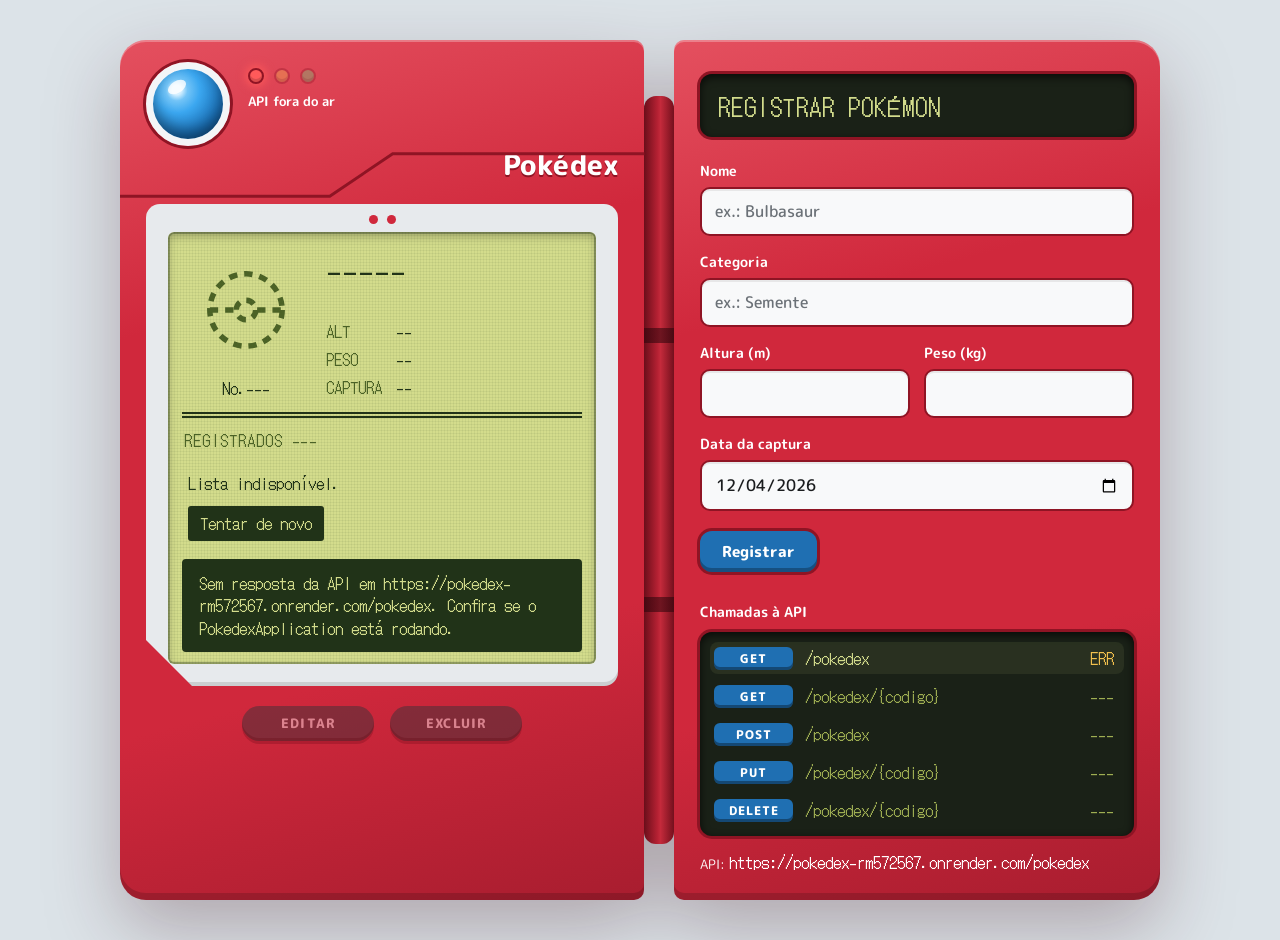
<file: front-end/index.html>
<!doctype html>
<html lang="pt-BR">
<head>
  <meta charset="utf-8">
  <meta name="viewport" content="width=device-width, initial-scale=1">
  <title>Pokédex</title>
  <meta name="description" content="Front-end da API Restful Pokedex: lista, registra, edita e exclui pokémons.">
  <link rel="icon" href="data:image/svg+xml,%3Csvg xmlns='http://www.w3.org/2000/svg' viewBox='0 0 32 32'%3E%3Ccircle cx='16' cy='16' r='14' fill='%23f3f5f7' stroke='%23222' stroke-width='3'/%3E%3Cpath d='M2 16a14 14 0 0 1 28 0z' fill='%23d0283c' stroke='%23222' stroke-width='3'/%3E%3Ccircle cx='16' cy='16' r='4.5' fill='%23f3f5f7' stroke='%23222' stroke-width='3'/%3E%3C/svg%3E">
  <link rel="preconnect" href="https://fonts.googleapis.com">
  <link rel="preconnect" href="https://fonts.gstatic.com" crossorigin>
  <link rel="stylesheet" href="https://fonts.googleapis.com/css2?family=DotGothic16&family=M+PLUS+Rounded+1c:wght@500;700;800&display=swap">
  <link rel="stylesheet" href="style.css">
</head>
<body data-api="carregando">
  <!-- Filtro que pinta qualquer sprite nos 4 tons de verde da tela do Game Boy -->
  <svg class="defs" aria-hidden="true" focusable="false" width="0" height="0">
    <filter id="tons-lcd" color-interpolation-filters="sRGB">
      <feColorMatrix type="matrix" values="0.2126 0.7152 0.0722 0 0  0.2126 0.7152 0.0722 0 0  0.2126 0.7152 0.0722 0 0  0 0 0 1 0"/>
      <feComponentTransfer>
        <feFuncR type="discrete" tableValues="0.129 0.294 0.620 0.827"/>
        <feFuncG type="discrete" tableValues="0.200 0.384 0.682 0.863"/>
        <feFuncB type="discrete" tableValues="0.094 0.149 0.322 0.549"/>
      </feComponentTransfer>
    </filter>
  </svg>

  <main class="pokedex">
    <section class="unidade unidade-tela" aria-labelledby="marca">
      <header class="topo">
        <div class="lente" aria-hidden="true"></div>
        <div class="sinais">
          <div class="leds" aria-hidden="true">
            <span class="led led-vermelho"></span>
            <span class="led led-amarelo"></span>
            <span class="led led-verde"></span>
          </div>
          <p class="status-api" id="status-api">Conectando à API…</p>
        </div>
        <h1 class="marca" id="marca">Pokédex</h1>
        <svg class="degrau" viewBox="0 0 100 40" preserveAspectRatio="none" aria-hidden="true" focusable="false">
          <path d="M0 37 H40 L52 3 H100"/>
        </svg>
      </header>

      <div class="moldura">
        <div class="lcd">
          <article class="ficha" aria-label="Ficha do pokémon selecionado">
            <div class="retrato">
              <div class="janela">
                <img class="sprite" id="sprite" alt="" width="192" height="192" hidden>
                <svg class="silhueta" id="silhueta" viewBox="-14 -14 92 92" aria-hidden="true" focusable="false">
                  <circle cx="32" cy="32" r="26"/>
                  <path d="M6 32 H24 M40 32 H58"/>
                  <circle cx="32" cy="32" r="7"/>
                </svg>
              </div>
              <p class="ficha-numero" id="ficha-numero">No.---</p>
            </div>
            <div class="dados">
              <h2 class="ficha-nome" id="ficha-nome">-----</h2>
              <p class="ficha-categoria" id="ficha-categoria"></p>
              <dl class="medidas">
                <dt>Alt</dt><dd id="ficha-altura">--</dd>
                <dt>Peso</dt><dd id="ficha-peso">--</dd>
                <dt>Captura</dt><dd id="ficha-captura">--</dd>
              </dl>
            </div>
          </article>

          <p class="contagem" id="contagem">Registrados 000</p>
          <ol class="lista" id="lista" aria-label="Pokémons registrados" hidden></ol>
          <div class="aviso" id="aviso">
            <p id="aviso-texto">Carregando registros da API…</p>
            <button class="tecla-lcd" id="tentar" type="button" hidden>Tentar de novo</button>
          </div>
          <p class="mensagem" id="mensagem" role="status">Escolha um pokémon na lista (↑ ↓) ou registre um novo pelo formulário.</p>
        </div>
      </div>

      <div class="controles">
        <button class="pilula" id="editar" type="button" disabled>Editar</button>
        <button class="pilula" id="excluir" type="button" disabled>Excluir</button>
      </div>
    </section>

    <div class="dobradica" aria-hidden="true"></div>

    <section class="unidade unidade-dados" aria-labelledby="titulo-form">
      <div class="visor">
        <h2 id="titulo-form">Registrar pokémon</h2>
      </div>

      <form class="formulario" id="formulario" autocomplete="off">
        <div class="campo">
          <label for="nome">Nome</label>
          <input id="nome" name="nome" required maxlength="100" pattern=".*\S.*" placeholder="ex.: Bulbasaur">
        </div>
        <div class="campo">
          <label for="categoria">Categoria</label>
          <input id="categoria" name="categoria" required maxlength="100" pattern=".*\S.*" placeholder="ex.: Semente">
        </div>
        <div class="par">
          <div class="campo">
            <label for="altura">Altura (m)</label>
            <input id="altura" name="altura" type="number" required min="0.01" max="999.99" step="0.01" inputmode="decimal">
          </div>
          <div class="campo">
            <label for="peso">Peso (kg)</label>
            <input id="peso" name="peso" type="number" required min="0.01" max="9999.99" step="0.01" inputmode="decimal">
          </div>
        </div>
        <div class="campo">
          <label for="data">Data da captura</label>
          <input id="data" name="data" type="date" required>
        </div>
        <div class="acoes">
          <button class="tecla tecla-primaria" id="enviar" type="submit">Registrar</button>
          <button class="tecla tecla-secundaria" id="cancelar" type="button" hidden>Cancelar edição</button>
        </div>
      </form>

      <section class="monitor" aria-labelledby="titulo-monitor">
        <h3 class="monitor-titulo" id="titulo-monitor">Chamadas à API</h3>
        <ul class="chamadas">
          <li class="chamada" data-rota="listar"><span class="verbo">GET</span><span class="caminho">/pokedex</span><span class="resultado">---</span></li>
          <li class="chamada" data-rota="buscar"><span class="verbo">GET</span><span class="caminho">/pokedex/{codigo}</span><span class="resultado">---</span></li>
          <li class="chamada" data-rota="registrar"><span class="verbo">POST</span><span class="caminho">/pokedex</span><span class="resultado">---</span></li>
          <li class="chamada" data-rota="salvar"><span class="verbo">PUT</span><span class="caminho">/pokedex/{codigo}</span><span class="resultado">---</span></li>
          <li class="chamada" data-rota="excluir"><span class="verbo">DELETE</span><span class="caminho">/pokedex/{codigo}</span><span class="resultado">---</span></li>
        </ul>
        <p class="endereco-api">API: <code id="url-api"></code></p>
      </section>
    </section>
  </main>

  <script src="app.js"></script>
</body>
</html>
</file>
<file: front-end/style.css>
:root {
  --casing: #d0283c;
  --casing-luz: #e4505f;
  --casing-sombra: #a81d2f;
  --casing-escuro: #8f1424;
  --lente: #3ba7f0;
  --tecla: #1f6fb2;
  --lcd-0: #d3dc8c;
  --lcd-1: #9eae52;
  --lcd-2: #4b6226;
  --lcd-3: #213318;
  --moldura: #e7eaed;
  --grafite: #2e3338;
  --amarelo: #f2c14e;
  --fundo: #dce3e8;
  --texto: #1b1d1f;
  --fonte-ui: "M PLUS Rounded 1c", system-ui, "Segoe UI", sans-serif;
  --fonte-lcd: "DotGothic16", "Courier New", monospace;
  --pad: 26px;
  color-scheme: light;
}

@media (prefers-color-scheme: dark) {
  :root { --fundo: #121619; }
}

*, *::before, *::after { box-sizing: border-box; }
[hidden] { display: none !important; }

body {
  margin: 0;
  min-height: 100vh;
  display: grid;
  place-items: center;
  padding: 40px 16px;
  background: var(--fundo);
  color: var(--texto);
  font-family: var(--fonte-ui);
}

.defs { position: absolute; width: 0; height: 0; overflow: hidden; }

/* ---------- aparelho ---------- */

.pokedex {
  width: min(1040px, 100%);
  display: grid;
  grid-template-columns: minmax(0, 1.08fr) 30px minmax(0, 1fr);
  filter: drop-shadow(0 28px 36px rgba(60, 12, 20, 0.28));
}

.unidade {
  position: relative;
  padding: 22px var(--pad) var(--pad);
  background: linear-gradient(165deg, var(--casing-luz) 0%, var(--casing) 30%, var(--casing) 70%, var(--casing-sombra) 100%);
  box-shadow: inset 0 2px 0 rgba(255, 255, 255, 0.28), inset 0 -7px 0 rgba(0, 0, 0, 0.16);
}

.unidade-tela { border-radius: 26px 10px 10px 26px; }

.unidade-dados {
  display: flex;
  flex-direction: column;
  padding-top: 34px;
  border-radius: 10px 26px 26px 10px;
}

.dobradica {
  margin: 56px 0;
  border-radius: 12px;
  background:
    linear-gradient(to bottom, transparent 31%, rgba(40, 4, 10, 0.55) 31% 33%, transparent 33% 67%, rgba(40, 4, 10, 0.55) 67% 69%, transparent 69%),
    linear-gradient(90deg, #6a0e1a, #b52133 45%, #c42a3b 55%, #74101d);
}

/* ---------- topo: lente, LEDs de status e marca ---------- */

.topo {
  position: relative;
  display: grid;
  grid-template-columns: auto minmax(0, 1fr);
  column-gap: 18px;
  min-height: 124px;
  margin-bottom: 18px;
}

.lente {
  grid-row: 1 / span 2;
  position: relative;
  width: 84px;
  height: 84px;
  border: 7px solid #f3f5f7;
  border-radius: 50%;
  background: radial-gradient(circle at 34% 30%, #d6f0ff 0 7%, #73c4f7 16%, var(--lente) 34%, #1a6fb5 68%, #0d3f70 100%);
  box-shadow: 0 0 0 3px var(--casing-escuro), inset 0 -8px 14px rgba(0, 0, 0, 0.35);
}

.lente::after {
  content: "";
  position: absolute;
  top: 12px;
  left: 14px;
  width: 20px;
  height: 12px;
  border-radius: 50%;
  background: rgba(255, 255, 255, 0.8);
  transform: rotate(-32deg);
}

body[data-api="carregando"] .lente { animation: lente-ativa 0.8s ease-in-out infinite alternate; }

@keyframes lente-ativa {
  to { box-shadow: 0 0 0 3px var(--casing-escuro), 0 0 26px 8px rgba(115, 196, 247, 0.8), inset 0 -8px 14px rgba(0, 0, 0, 0.2); }
}

.sinais { padding-top: 6px; }

.leds { display: flex; gap: 10px; }

.led {
  width: 16px;
  height: 16px;
  border: 2px solid var(--casing-escuro);
  border-radius: 50%;
  background: var(--cor);
  opacity: 0.35;
  box-shadow: inset 0 -3px 0 rgba(0, 0, 0, 0.25);
}

.led-vermelho { --cor: #ff5a5a; }
.led-amarelo { --cor: var(--amarelo); }
.led-verde { --cor: #63d17a; }

body[data-api="erro"] .led-vermelho,
body[data-api="carregando"] .led-amarelo,
body[data-api="ok"] .led-verde {
  opacity: 1;
  box-shadow: 0 0 10px 2px var(--cor), inset 0 -3px 0 rgba(0, 0, 0, 0.15);
}

.status-api {
  margin: 8px 0 0;
  color: #fff;
  font-size: 13px;
  font-weight: 700;
}

.marca {
  grid-column: 2;
  justify-self: end;
  align-self: end;
  margin: 0;
  color: #fff;
  font-size: 28px;
  font-weight: 800;
  letter-spacing: 0.02em;
  text-shadow: 0 2px 0 var(--casing-escuro);
}

.degrau {
  position: absolute;
  left: calc(var(--pad) * -1);
  right: calc(var(--pad) * -1);
  bottom: -14px;
  width: calc(100% + var(--pad) * 2);
  height: 50px;
  overflow: visible;
  pointer-events: none;
}

.degrau path {
  fill: none;
  stroke: var(--casing-escuro);
  stroke-width: 3;
  vector-effect: non-scaling-stroke;
}

/* ---------- tela LCD ---------- */

.moldura {
  position: relative;
  padding: 28px 22px 22px;
  border-radius: 14px;
  background: var(--moldura);
  box-shadow: inset 0 -4px 0 rgba(0, 0, 0, 0.12);
  clip-path: polygon(0 0, 100% 0, 100% 100%, 46px 100%, 0 calc(100% - 46px));
}

.moldura::before {
  content: "";
  position: absolute;
  top: 11px;
  left: 50%;
  width: 9px;
  height: 9px;
  margin-left: -13px;
  border-radius: 50%;
  background: var(--casing);
  box-shadow: 18px 0 0 var(--casing);
}

.lcd {
  padding: 14px 14px 12px;
  border-radius: 6px;
  background-color: var(--lcd-0);
  background-image:
    linear-gradient(rgba(33, 51, 24, 0.06) 1px, transparent 1px),
    linear-gradient(90deg, rgba(33, 51, 24, 0.06) 1px, transparent 1px);
  background-size: 3px 3px;
  box-shadow: inset 0 0 0 2px rgba(33, 51, 24, 0.35), inset 0 4px 10px rgba(0, 0, 0, 0.28);
  color: var(--lcd-3);
  font-family: var(--fonte-lcd);
  font-size: 16px;
  font-synthesis: none;
}

.ficha {
  display: grid;
  grid-template-columns: 128px minmax(0, 1fr);
  gap: 4px 16px;
  padding-bottom: 12px;
  border-bottom: 6px double var(--lcd-3);
}

.retrato {
  display: grid;
  justify-items: center;
  align-content: start;
  gap: 2px;
}

/* os sprites têm 96x96 com bastante borda transparente:
   ampliamos 2x (escala inteira, sem borrar os pixels) e a janela recorta a borda */
.janela {
  width: 128px;
  height: 128px;
  overflow: hidden;
}

.sprite {
  display: block;
  width: 192px;
  height: 192px;
  max-width: none;
  margin: -32px;
  image-rendering: pixelated;
  filter: url(#tons-lcd);
}

.silhueta {
  display: block;
  width: 100%;
  height: 100%;
  fill: none;
  stroke: var(--lcd-2);
  stroke-width: 4;
  stroke-dasharray: 6 5;
}

.ficha-numero { margin: 0; }

.dados { min-width: 0; padding-top: 6px; }

.ficha-nome {
  margin: 0;
  font-size: 32px;
  font-weight: 400;
  line-height: 1;
  text-transform: uppercase;
  overflow-wrap: anywhere;
}

.ficha-categoria {
  min-height: 1.2em;
  margin: 4px 0 0;
  color: var(--lcd-2);
  letter-spacing: 0.04em;
  text-transform: uppercase;
}

.medidas {
  display: grid;
  grid-template-columns: auto minmax(0, 1fr);
  gap: 4px 14px;
  margin: 12px 0 0;
}

.medidas dt { color: var(--lcd-2); text-transform: uppercase; }
.medidas dd { margin: 0; }

.contagem {
  margin: 10px 2px 4px;
  color: var(--lcd-2);
  letter-spacing: 0.06em;
  text-transform: uppercase;
}

/* a lista rola de linha em linha (8 linhas de 34px visíveis), como num Game Boy */
.lista {
  max-height: 272px;
  margin: 0;
  padding: 0;
  overflow-y: auto;
  list-style: none;
  scroll-snap-type: y mandatory;
  scrollbar-width: thin;
  scrollbar-color: var(--lcd-2) transparent;
}

.lista button {
  width: 100%;
  display: grid;
  height: 34px;
  grid-template-columns: 1em 4.5em minmax(0, 1fr);
  align-items: center;
  padding: 0 8px;
  border: 0;
  border-radius: 3px;
  background: transparent;
  color: inherit;
  font: inherit;
  text-align: left;
  cursor: pointer;
}

.lista li { scroll-snap-align: start; }

.lista button::before {
  content: "";
  width: 0;
  height: 0;
  border-left: 8px solid transparent;
  border-block: 6px solid transparent;
}

.lista button:hover { background: rgba(33, 51, 24, 0.12); }
.lista button:focus-visible { outline: 3px solid var(--lcd-2); outline-offset: 1px; }

.lista button[aria-current="true"] {
  background: var(--lcd-3);
  color: var(--lcd-0);
}

.lista button[aria-current="true"]::before { border-left-color: currentColor; }

.item-numero { color: var(--lcd-2); }
.lista button[aria-current="true"] .item-numero { color: var(--lcd-1); }

.item-nome {
  overflow: hidden;
  text-overflow: ellipsis;
  text-transform: uppercase;
  white-space: nowrap;
}

.aviso {
  padding: 16px 6px 6px;
  line-height: 1.4;
}

.aviso p { margin: 0 0 12px; }

.tecla-lcd {
  padding: 6px 12px;
  border: 0;
  border-radius: 3px;
  background: var(--lcd-3);
  color: var(--lcd-0);
  font: inherit;
  cursor: pointer;
}

.tecla-lcd:focus-visible { outline: 3px solid var(--lcd-2); outline-offset: 2px; }

.mensagem {
  min-height: 3.2em;
  margin: 12px 0 0;
  padding: 8px 12px;
  border: 5px double var(--lcd-3);
  border-radius: 4px;
  line-height: 1.4;
}

.mensagem[data-tipo="erro"] {
  background: var(--lcd-3);
  color: var(--lcd-0);
}

/* ---------- botões e formulário ---------- */

.controles {
  display: flex;
  justify-content: center;
  gap: 16px;
  margin-top: 20px;
}

.pilula {
  min-width: 132px;
  padding: 11px 22px;
  border: 0;
  border-radius: 999px;
  background: var(--grafite);
  color: #f1f3f5;
  font: 800 13px/1 var(--fonte-ui);
  letter-spacing: 0.1em;
  text-transform: uppercase;
  box-shadow: inset 0 -3px 0 rgba(0, 0, 0, 0.45), 0 3px 0 var(--casing-escuro);
  cursor: pointer;
}

.pilula:hover:not(:disabled) { background: #3a4047; }

.pilula:active:not(:disabled) {
  transform: translateY(2px);
  box-shadow: inset 0 -1px 0 rgba(0, 0, 0, 0.45), 0 1px 0 var(--casing-escuro);
}

.pilula:disabled { opacity: 0.45; cursor: not-allowed; }

.pilula.confirmando,
.pilula.confirmando:hover {
  background: var(--amarelo);
  color: #2a1e00;
}

.visor {
  padding: 14px 18px;
  border-radius: 12px;
  background: #1a2117;
  box-shadow: inset 0 3px 8px rgba(0, 0, 0, 0.7), 0 0 0 3px var(--casing-escuro);
}

.visor h2 {
  margin: 0;
  color: var(--lcd-0);
  font-family: var(--fonte-lcd);
  font-size: 24px;
  font-weight: 400;
  font-synthesis: none;
  letter-spacing: 0.04em;
  text-transform: uppercase;
}

.formulario {
  display: grid;
  gap: 16px;
  margin-top: 24px;
}

.campo label {
  display: block;
  margin-bottom: 6px;
  color: #fff;
  font-size: 14px;
  font-weight: 700;
}

.formulario input {
  width: 100%;
  padding: 11px 13px;
  border: 2px solid var(--casing-escuro);
  border-radius: 10px;
  background: #f8f9fa;
  color: var(--texto);
  font: 500 16px var(--fonte-ui);
  box-shadow: inset 0 2px 0 rgba(0, 0, 0, 0.07);
}

.formulario input::placeholder { color: #6b7177; }

.par {
  display: grid;
  grid-template-columns: 1fr 1fr;
  gap: 14px;
}

.acoes {
  display: flex;
  flex-wrap: wrap;
  gap: 12px;
  margin-top: 4px;
}

.tecla {
  padding: 13px 22px;
  border: 0;
  border-radius: 12px;
  font: 800 15px/1 var(--fonte-ui);
  cursor: pointer;
}

.tecla-primaria {
  background: var(--tecla);
  color: #fff;
  box-shadow: inset 0 -4px 0 rgba(0, 0, 0, 0.28), 0 0 0 3px var(--casing-escuro);
}

.tecla-primaria:hover:not(:disabled) { background: #2479c0; }
.tecla-primaria:disabled { opacity: 0.6; cursor: progress; }

.tecla-secundaria {
  background: transparent;
  color: #fff;
  box-shadow: inset 0 0 0 2px rgba(255, 255, 255, 0.85);
}

.tecla:active:not(:disabled) { transform: translateY(2px); }

.pilula:focus-visible,
.tecla:focus-visible,
.formulario input:focus-visible {
  outline: 3px solid var(--amarelo);
  outline-offset: 3px;
}

/* ---------- monitor de chamadas: cada tecla é um endpoint do PokemonResource ---------- */

.monitor {
  margin-top: auto;
  padding-top: 30px;
}

.monitor-titulo {
  margin: 0 0 10px;
  color: #fff;
  font-size: 14px;
  font-weight: 700;
}

.chamadas {
  display: grid;
  gap: 6px;
  margin: 0;
  padding: 10px;
  border-radius: 12px;
  background: #1a2117;
  box-shadow: inset 0 3px 8px rgba(0, 0, 0, 0.7), 0 0 0 3px var(--casing-escuro);
  list-style: none;
}

.chamada {
  display: grid;
  grid-template-columns: 4.9rem minmax(0, 1fr) auto;
  align-items: center;
  gap: 12px;
  padding: 4px 10px 4px 4px;
  border-radius: 8px;
  color: var(--lcd-1);
  font-family: var(--fonte-lcd);
  font-size: 16px;
  font-synthesis: none;
}

.verbo {
  padding: 6px 0 5px;
  border-radius: 6px;
  background: var(--tecla);
  color: #fff;
  font: 800 12px/1 var(--fonte-ui);
  letter-spacing: 0.08em;
  text-align: center;
  box-shadow: inset 0 -3px 0 rgba(0, 0, 0, 0.35);
}

.caminho {
  overflow: hidden;
  text-overflow: ellipsis;
  white-space: nowrap;
}

.resultado { min-width: 3ch; text-align: right; }

.chamada.ultima { background: rgba(211, 220, 140, 0.08); color: var(--lcd-0); }
.chamada[data-falha="true"] .resultado { color: var(--amarelo); }

.chamada.ativa .verbo {
  background: #5cb8f7;
  color: #0b2740;
  box-shadow: inset 0 -3px 0 rgba(0, 0, 0, 0.2), 0 0 12px 2px rgba(92, 184, 247, 0.75);
}

.endereco-api {
  margin: 14px 0 0;
  color: #fff;
  font-size: 13px;
  overflow-wrap: anywhere;
}

.endereco-api code { font-family: var(--fonte-lcd); font-size: 16px; }

/* ---------- telas menores: aparelho aberto na vertical ---------- */

@media (max-width: 860px) {
  body { place-items: start center; padding: 24px 16px; }

  .pokedex {
    grid-template-columns: minmax(0, 1fr);
    grid-template-rows: auto 26px auto;
  }

  .unidade-tela { border-radius: 26px 26px 10px 10px; }
  .unidade-dados { padding-top: 26px; border-radius: 10px 10px 26px 26px; }

  .dobradica {
    margin: 0 44px;
    background:
      linear-gradient(to right, transparent 31%, rgba(40, 4, 10, 0.55) 31% 33%, transparent 33% 67%, rgba(40, 4, 10, 0.55) 67% 69%, transparent 69%),
      linear-gradient(180deg, #6a0e1a, #b52133 45%, #c42a3b 55%, #74101d);
  }
}

@media (max-width: 480px) {
  :root { --pad: 16px; }

  .unidade { padding-top: 18px; }
  .topo { min-height: 108px; column-gap: 14px; }
  .lente { width: 68px; height: 68px; border-width: 6px; }
  .marca { font-size: 23px; }

  .moldura {
    padding: 24px 10px 12px;
    clip-path: polygon(0 0, 100% 0, 100% 100%, 34px 100%, 0 calc(100% - 34px));
  }

  .lcd { padding: 10px 10px 10px; }
  .ficha { grid-template-columns: 96px minmax(0, 1fr); gap: 4px 12px; }
  .janela { width: 96px; height: 96px; }
  .sprite { width: 144px; height: 144px; margin: -24px; }
  .ficha-nome { font-size: 24px; }
  .chamada { gap: 10px; }
  .pilula { flex: 1; min-width: 0; }
}

@media (prefers-reduced-motion: reduce) {
  *, *::before, *::after { animation: none !important; transition: none !important; }
}
</file>
